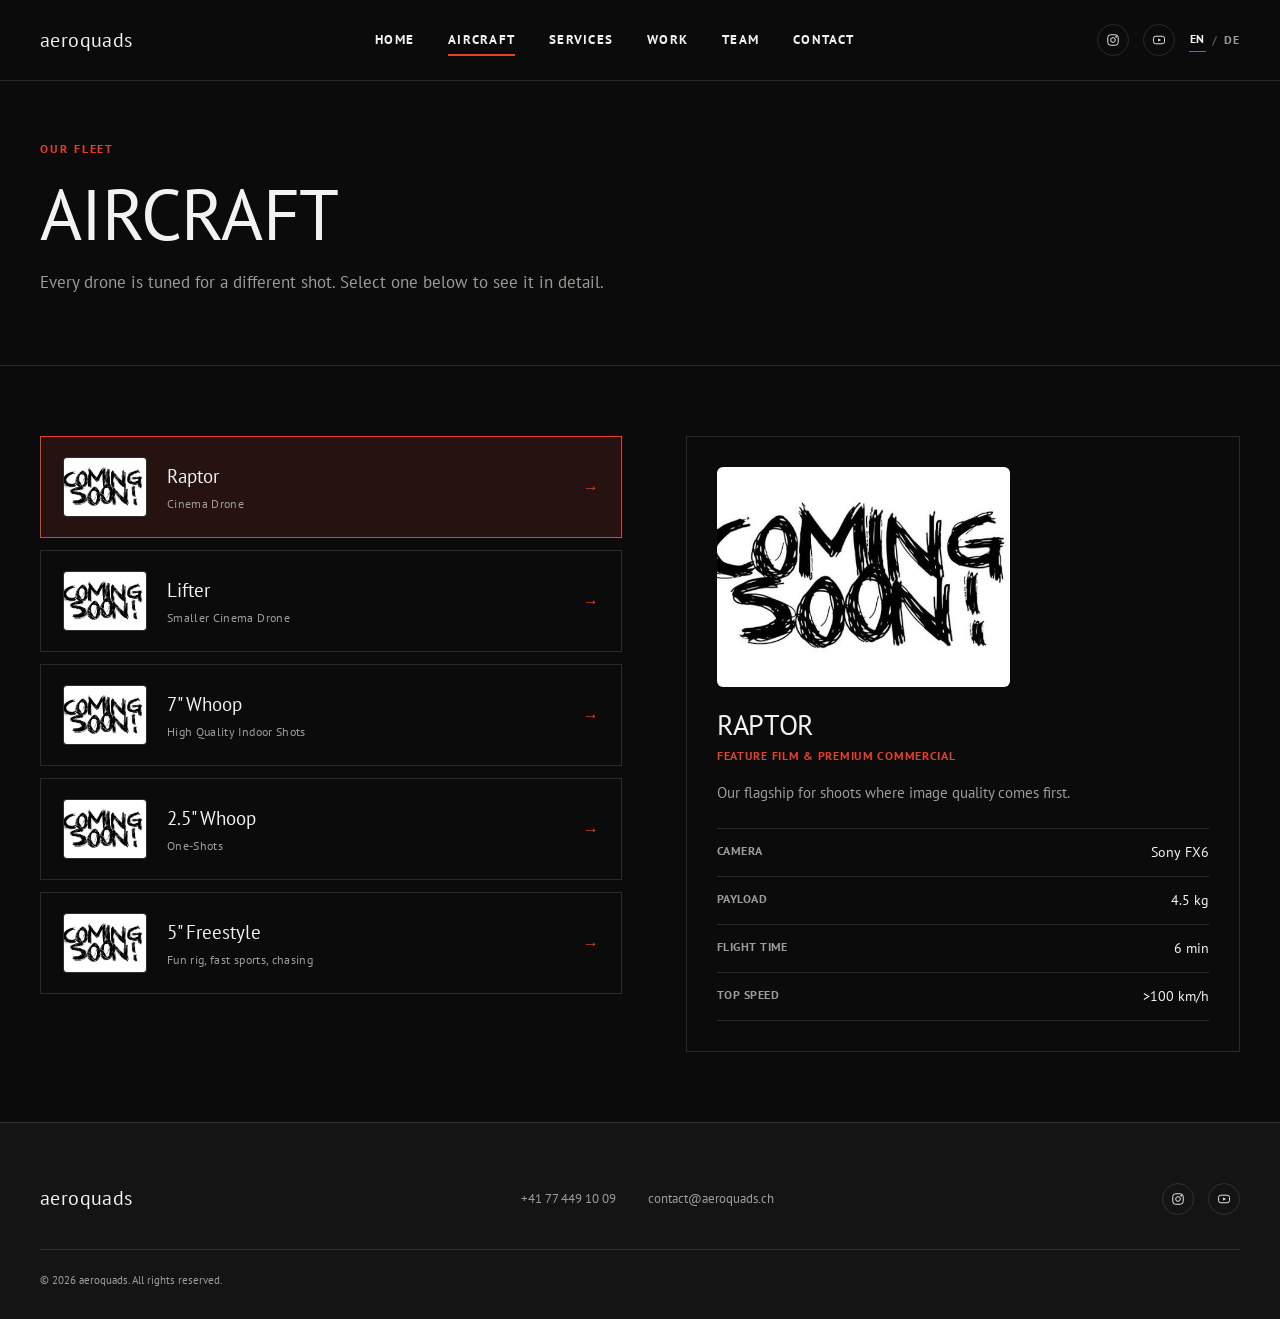
<file: aircraft.html>
<!DOCTYPE html>
<html lang="en">
<head>
<meta charset="UTF-8">
<meta name="viewport" content="width=device-width, initial-scale=1.0">
<title>Aircraft — aeroquads</title>
<link rel="preconnect" href="https://fonts.googleapis.com">
<link href="https://fonts.googleapis.com/css2?family=PT+Sans:wght@400;700&display=swap" rel="stylesheet">
<link rel="stylesheet" href="../style.css">
</head>
<body>

<header>
  <div class="wrap nav">
    <a href="index.html" class="logo">aeroquads</a>
    <nav class="nav-links">
      <a href="index.html">Home</a>
      <a href="aircraft.html" class="active">Aircraft</a>
      <a href="services.html">Services</a>
      <a href="work.html">Work</a>
      <a href="team.html">Team</a>
      <a href="contact.html">Contact</a>
    </nav>
    <div class="nav-social">
      <a class="icon-btn" href="https://www.instagram.com/aeroquads/" target="_blank" rel="noopener" aria-label="Instagram">
        <svg viewBox="0 0 24 24" fill="none" stroke="currentColor" stroke-width="1.6"><rect x="3" y="3" width="18" height="18" rx="5"/><circle cx="12" cy="12" r="4"/><circle cx="17.5" cy="6.5" r="1"/></svg>
      </a>
      <a class="icon-btn" href="https://youtube.com/channel/UC-ukxXN-jF7cWX2qO4B5uZw" target="_blank" rel="noopener" aria-label="YouTube">
        <svg viewBox="0 0 24 24" fill="none" stroke="currentColor" stroke-width="1.6"><rect x="2.5" y="5.5" width="19" height="13" rx="4"/><path d="M10.5 9.5l5 2.5-5 2.5z" fill="currentColor" stroke="none"/></svg>
      </a>
      <div class="lang-switch">
        <a href="../en/aircraft.html" class="active">EN</a><span>/</span><a href="../de/aircraft.html">DE</a>
      </div>
      <button class="burger" id="burgerBtn" aria-label="Open menu"><span></span><span></span><span></span></button>
    </div>
  </div>
  <nav class="wrap mobile-nav" id="mobileNav">
    <a href="index.html">Home</a>
    <a href="aircraft.html">Aircraft</a>
    <a href="services.html">Services</a>
    <a href="work.html">Work</a>
    <a href="team.html">Team</a>
    <a href="contact.html">Contact</a>
    <div class="lang-switch-mobile"><a href="../en/aircraft.html" class="active">English</a><span>/</span><a href="../de/aircraft.html">Deutsch</a></div>
</nav>
</header>

<section class="page-hero">
  <div class="wrap">
    <div class="eyebrow">Our Fleet</div>
    <h1>Aircraft</h1>
    <p style="max-width: none; width: 100%;">Every drone is tuned for a different shot. Select one below to see it in detail.</p>
  </div>
</section>

<section>
  <div class="wrap">
    <div class="aircraft-layout">
      <div class="aircraft-list" id="aircraftList"><!-- JS füllt die Liste --></div>
      <div class="aircraft-detail" id="aircraftDetail"><!-- JS füllt das Detail-Panel --></div>
    </div>
  </div>
</section>

<footer>
  <div class="wrap">
    <div class="footer-top">
      <a href="index.html" class="logo">aeroquads</a>
      <div class="footer-contact">
        <a href="tel:+41774491009">+41 77 449 10 09</a>
        <a href="mailto:contact@aeroquads.ch">contact@aeroquads.ch</a>
      </div>
      <div class="footer-social">
        <a class="icon-btn" href="https://www.instagram.com/aeroquads/" target="_blank" rel="noopener" aria-label="Instagram">
          <svg viewBox="0 0 24 24" fill="none" stroke="currentColor" stroke-width="1.6"><rect x="3" y="3" width="18" height="18" rx="5"/><circle cx="12" cy="12" r="4"/><circle cx="17.5" cy="6.5" r="1"/></svg>
        </a>
        <a class="icon-btn" href="https://youtube.com/channel/UC-ukxXN-jF7cWX2qO4B5uZw" target="_blank" rel="noopener" aria-label="YouTube">
          <svg viewBox="0 0 24 24" fill="none" stroke="currentColor" stroke-width="1.6"><rect x="2.5" y="5.5" width="19" height="13" rx="4"/><path d="M10.5 9.5l5 2.5-5 2.5z" fill="currentColor" stroke="none"/></svg>
        </a>
      </div>
    </div>
    <div class="footer-bottom">
      <span id="year"></span>
    </div>
  </div>
</footer>

<script src="../script.js"></script>
</body>
</html>
</file>
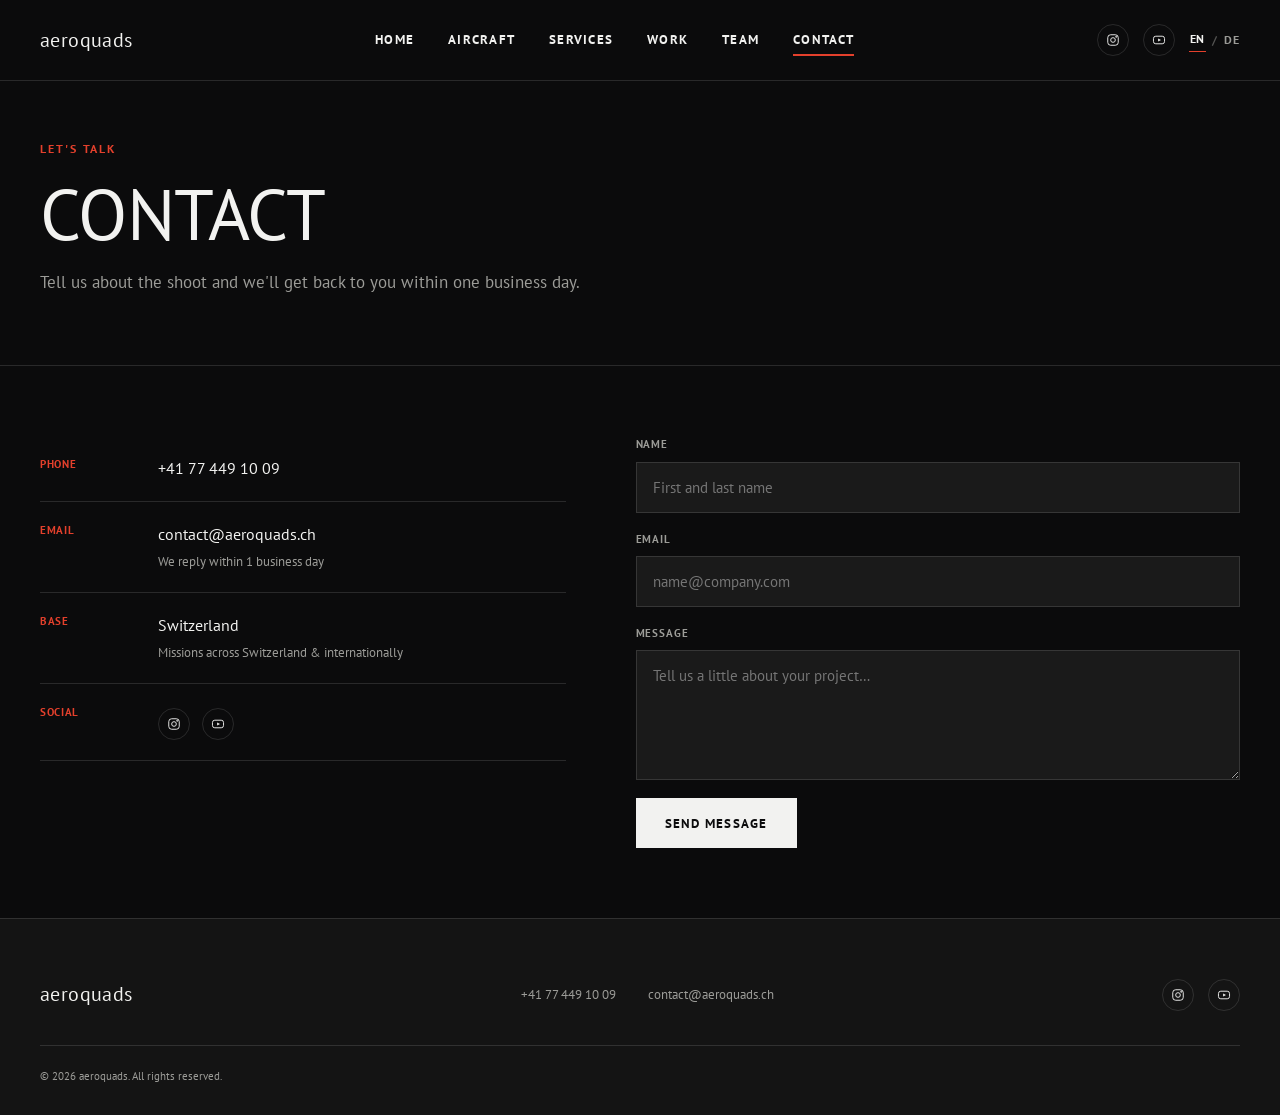
<file: contact.html>
<!DOCTYPE html>
<html lang="en">
<head>
<meta charset="UTF-8">
<meta name="viewport" content="width=device-width, initial-scale=1.0">
<title>Contact — aeroquads</title>
<link rel="preconnect" href="https://fonts.googleapis.com">
<link href="https://fonts.googleapis.com/css2?family=PT+Sans:wght@400;700&display=swap" rel="stylesheet">
<link rel="stylesheet" href="../style.css">
</head>
<body>

<header>
  <div class="wrap nav">
    <a href="index.html" class="logo">aeroquads</a>
    <nav class="nav-links">
      <a href="index.html">Home</a>
      <a href="aircraft.html">Aircraft</a>
      <a href="services.html">Services</a>
      <a href="work.html">Work</a>
      <a href="team.html">Team</a>
      <a href="contact.html" class="active">Contact</a>
    </nav>
    <div class="nav-social">
      <a class="icon-btn" href="https://www.instagram.com/aeroquads/" target="_blank" rel="noopener" aria-label="Instagram">
        <svg viewBox="0 0 24 24" fill="none" stroke="currentColor" stroke-width="1.6"><rect x="3" y="3" width="18" height="18" rx="5"/><circle cx="12" cy="12" r="4"/><circle cx="17.5" cy="6.5" r="1"/></svg>
      </a>
      <a class="icon-btn" href="https://youtube.com/channel/UC-ukxXN-jF7cWX2qO4B5uZw" target="_blank" rel="noopener" aria-label="YouTube">
        <svg viewBox="0 0 24 24" fill="none" stroke="currentColor" stroke-width="1.6"><rect x="2.5" y="5.5" width="19" height="13" rx="4"/><path d="M10.5 9.5l5 2.5-5 2.5z" fill="currentColor" stroke="none"/></svg>
      </a>
      <div class="lang-switch">
        <a href="../en/contact.html" class="active">EN</a><span>/</span><a href="../de/contact.html">DE</a>
      </div>
      <button class="burger" id="burgerBtn" aria-label="Open menu"><span></span><span></span><span></span></button>
    </div>
  </div>
  <nav class="wrap mobile-nav" id="mobileNav">
    <a href="index.html">Home</a>
    <a href="aircraft.html">Aircraft</a>
    <a href="services.html">Services</a>
    <a href="work.html">Work</a>
    <a href="team.html">Team</a>
    <a href="contact.html">Contact</a>
    <div class="lang-switch-mobile"><a href="../en/contact.html" class="active">English</a><span>/</span><a href="../de/contact.html">Deutsch</a></div>
</nav>
</header>

<section class="page-hero">
  <div class="wrap">
    <div class="eyebrow">Let's Talk</div>
    <h1>Contact</h1>
    <p style="max-width: none; width: 100%;">Tell us about the shoot and we'll get back to you within one business day.</p>
  </div>
</section>

<section>
  <div class="wrap contact-grid">
    <div class="contact-info">
      <div class="item">
        <div class="k">Phone</div>
        <div class="v"><a href="tel:+41774491009">+41 77 449 10 09</a></div>
      </div>
      <div class="item">
        <div class="k">Email</div>
        <div class="v">contact@aeroquads.ch<small>We reply within 1 business day</small></div>
      </div>
      <div class="item">
        <div class="k">Base</div>
        <div class="v">Switzerland<small>Missions across Switzerland &amp; internationally</small></div>
      </div>
      <div class="item">
        <div class="k">Social</div>
        <div class="v" style="display:flex; gap:12px; margin-top:4px;">
          <a class="icon-btn" href="https://www.instagram.com/aeroquads/" target="_blank" rel="noopener" aria-label="Instagram">
            <svg viewBox="0 0 24 24" fill="none" stroke="currentColor" stroke-width="1.6"><rect x="3" y="3" width="18" height="18" rx="5"/><circle cx="12" cy="12" r="4"/><circle cx="17.5" cy="6.5" r="1"/></svg>
          </a>
          <a class="icon-btn" href="https://youtube.com/channel/UC-ukxXN-jF7cWX2qO4B5uZw" target="_blank" rel="noopener" aria-label="YouTube">
            <svg viewBox="0 0 24 24" fill="none" stroke="currentColor" stroke-width="1.6"><rect x="2.5" y="5.5" width="19" height="13" rx="4"/><path d="M10.5 9.5l5 2.5-5 2.5z" fill="currentColor" stroke="none"/></svg>
          </a>
        </div>
      </div>
    </div>

    <form id="contactForm">
      <style>
        /* Pushes the red focus ring 4px outside the box while preventing white brightening */
        #contactForm input:focus,
        #contactForm textarea:focus {
          outline: 2px solid #E4402C !important;
          outline-offset: 4px !important;
          border-color: rgba(255, 255, 255, 0.2) !important;
          box-shadow: none !important;
        }
      </style>

      <div class="field">
        <label for="cName">Name</label>
        <input id="cName" type="text" required placeholder="First and last name">
      </div>
      <div class="field">
        <label for="cEmail">Email</label>
        <input id="cEmail" type="email" required placeholder="name@company.com">
      </div>
      <div class="field">
        <label for="cMsg">Message</label>
        <textarea id="cMsg" required placeholder="Tell us a little about your project…"></textarea>
      </div>
      <button type="submit" class="btn btn-solid" style="align-self:flex-start;">Send Message</button>
      <div class="form-msg" id="formMsg">✓ Message sent — NOTE: This form is a placeholder without a backend. In Wix, please use the native Wix form element or connect your own form action (e.g. an email service).</div>
    </form>
  </div>
</section>

<footer>
  <div class="wrap">
    <div class="footer-top">
      <a href="index.html" class="logo">aeroquads</a>
      <div class="footer-contact">
        <a href="tel:+41774491009">+41 77 449 10 09</a>
        <a href="mailto:contact@aeroquads.ch">contact@aeroquads.ch</a>
      </div>
      <div class="footer-social">
        <a class="icon-btn" href="https://www.instagram.com/aeroquads/" target="_blank" rel="noopener" aria-label="Instagram">
          <svg viewBox="0 0 24 24" fill="none" stroke="currentColor" stroke-width="1.6"><rect x="3" y="3" width="18" height="18" rx="5"/><circle cx="12" cy="12" r="4"/><circle cx="17.5" cy="6.5" r="1"/></svg>
        </a>
        <a class="icon-btn" href="https://youtube.com/channel/UC-ukxXN-jF7cWX2qO4B5uZw" target="_blank" rel="noopener" aria-label="YouTube">
          <svg viewBox="0 0 24 24" fill="none" stroke="currentColor" stroke-width="1.6"><rect x="2.5" y="5.5" width="19" height="13" rx="4"/><path d="M10.5 9.5l5 2.5-5 2.5z" fill="currentColor" stroke="none"/></svg>
        </a>
      </div>
    </div>
    <div class="footer-bottom">
      <span id="year"></span>
    </div>
  </div>
</footer>

<script src="../script.js"></script>
</body>
</html>
</file>
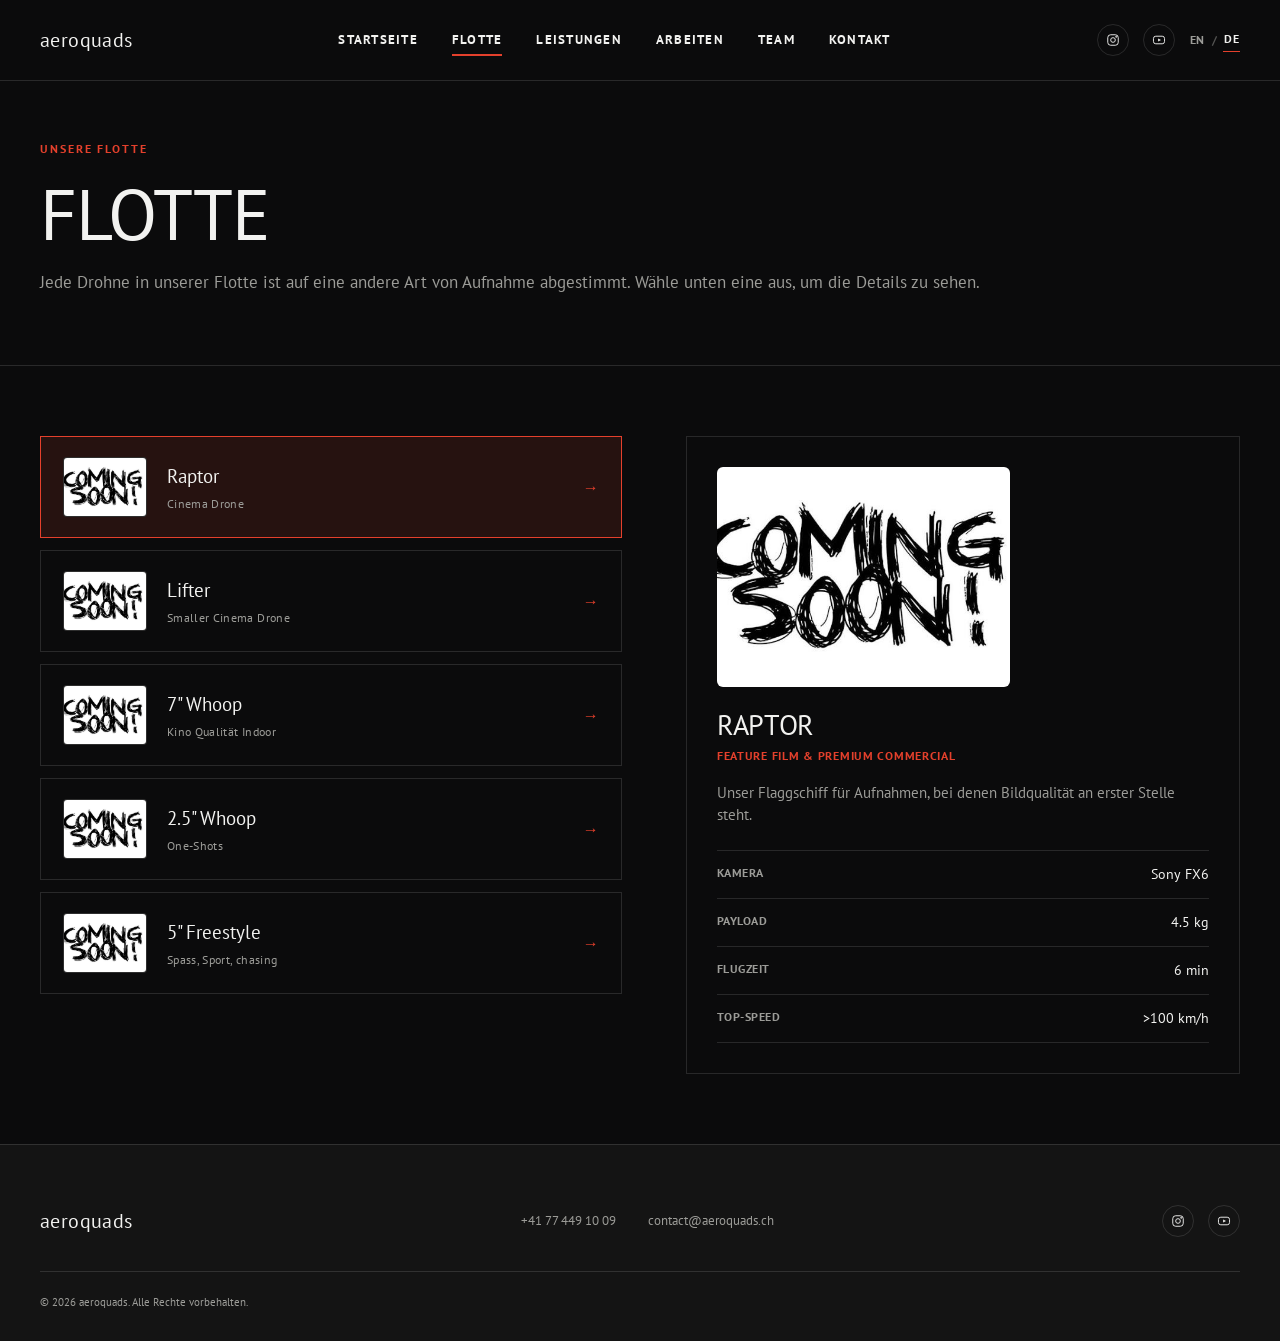
<file: de/aircraft.html>
<!DOCTYPE html>
<html lang="de">
<head>
<meta charset="UTF-8">
<meta name="viewport" content="width=device-width, initial-scale=1.0">
<title>Flotte — aeroquads</title>
<link rel="preconnect" href="https://fonts.googleapis.com">
<link href="https://fonts.googleapis.com/css2?family=PT+Sans:wght@400;700&display=swap" rel="stylesheet">
<link rel="stylesheet" href="../style.css">
</head>
<body>

<header>
  <div class="wrap nav">
    <a href="index.html" class="logo">aeroquads</a>
    <nav class="nav-links">
      <a href="index.html">Startseite</a>
      <a href="aircraft.html" class="active">Flotte</a>
      <a href="services.html">Leistungen</a>
      <a href="work.html">Arbeiten</a>
      <a href="team.html">Team</a>
      <a href="contact.html">Kontakt</a>
    </nav>
    <div class="nav-social">
      <a class="icon-btn" href="https://www.instagram.com/aeroquads/" target="_blank" rel="noopener" aria-label="Instagram">
        <svg viewBox="0 0 24 24" fill="none" stroke="currentColor" stroke-width="1.6"><rect x="3" y="3" width="18" height="18" rx="5"/><circle cx="12" cy="12" r="4"/><circle cx="17.5" cy="6.5" r="1"/></svg>
      </a>
      <a class="icon-btn" href="https://youtube.com/channel/UC-ukxXN-jF7cWX2qO4B5uZw" target="_blank" rel="noopener" aria-label="YouTube">
        <svg viewBox="0 0 24 24" fill="none" stroke="currentColor" stroke-width="1.6"><rect x="2.5" y="5.5" width="19" height="13" rx="4"/><path d="M10.5 9.5l5 2.5-5 2.5z" fill="currentColor" stroke="none"/></svg>
      </a>
      <div class="lang-switch">
        <a href="../en/aircraft.html">EN</a><span>/</span><a href="../de/aircraft.html" class="active">DE</a>
      </div>
      <button class="burger" id="burgerBtn" aria-label="Menü öffnen"><span></span><span></span><span></span></button>
    </div>
  </div>
  <nav class="wrap mobile-nav" id="mobileNav">
    <a href="index.html">Startseite</a>
    <a href="aircraft.html">Flotte</a>
    <a href="services.html">Leistungen</a>
    <a href="work.html">Arbeiten</a>
    <a href="team.html">Team</a>
    <a href="contact.html">Kontakt</a>
    <div class="lang-switch-mobile"><a href="../en/aircraft.html">English</a><span>/</span><a href="../de/aircraft.html" class="active">Deutsch</a></div>
</nav>
</header>

<section class="page-hero">
  <div class="wrap">
    <div class="eyebrow">Unsere Flotte</div>
    <h1>Flotte</h1>
    <p style="max-width: none; width: 100%;">Jede Drohne in unserer Flotte ist auf eine andere Art von Aufnahme abgestimmt. Wähle unten eine aus, um die Details zu sehen.</p>
  </div>
</section>

<section>
  <div class="wrap">
    <div class="aircraft-layout">
      <div class="aircraft-list" id="aircraftList"><!-- JS füllt die Liste --></div>
      <div class="aircraft-detail" id="aircraftDetail"><!-- JS füllt das Detail-Panel --></div>
    </div>
  </div>
</section>

<footer>
  <div class="wrap">
    <div class="footer-top">
      <a href="index.html" class="logo">aeroquads</a>
      <div class="footer-contact">
        <a href="tel:+41774491009">+41 77 449 10 09</a>
        <a href="mailto:contact@aeroquads.ch">contact@aeroquads.ch</a>
      </div>
      <div class="footer-social">
        <a class="icon-btn" href="https://www.instagram.com/aeroquads/" target="_blank" rel="noopener" aria-label="Instagram">
          <svg viewBox="0 0 24 24" fill="none" stroke="currentColor" stroke-width="1.6"><rect x="3" y="3" width="18" height="18" rx="5"/><circle cx="12" cy="12" r="4"/><circle cx="17.5" cy="6.5" r="1"/></svg>
        </a>
        <a class="icon-btn" href="https://youtube.com/channel/UC-ukxXN-jF7cWX2qO4B5uZw" target="_blank" rel="noopener" aria-label="YouTube">
          <svg viewBox="0 0 24 24" fill="none" stroke="currentColor" stroke-width="1.6"><rect x="2.5" y="5.5" width="19" height="13" rx="4"/><path d="M10.5 9.5l5 2.5-5 2.5z" fill="currentColor" stroke="none"/></svg>
        </a>
      </div>
    </div>
    <div class="footer-bottom">
      <span id="year"></span>
    </div>
  </div>
</footer>

<script src="../script.js"></script>
</body>
</html>
</file>
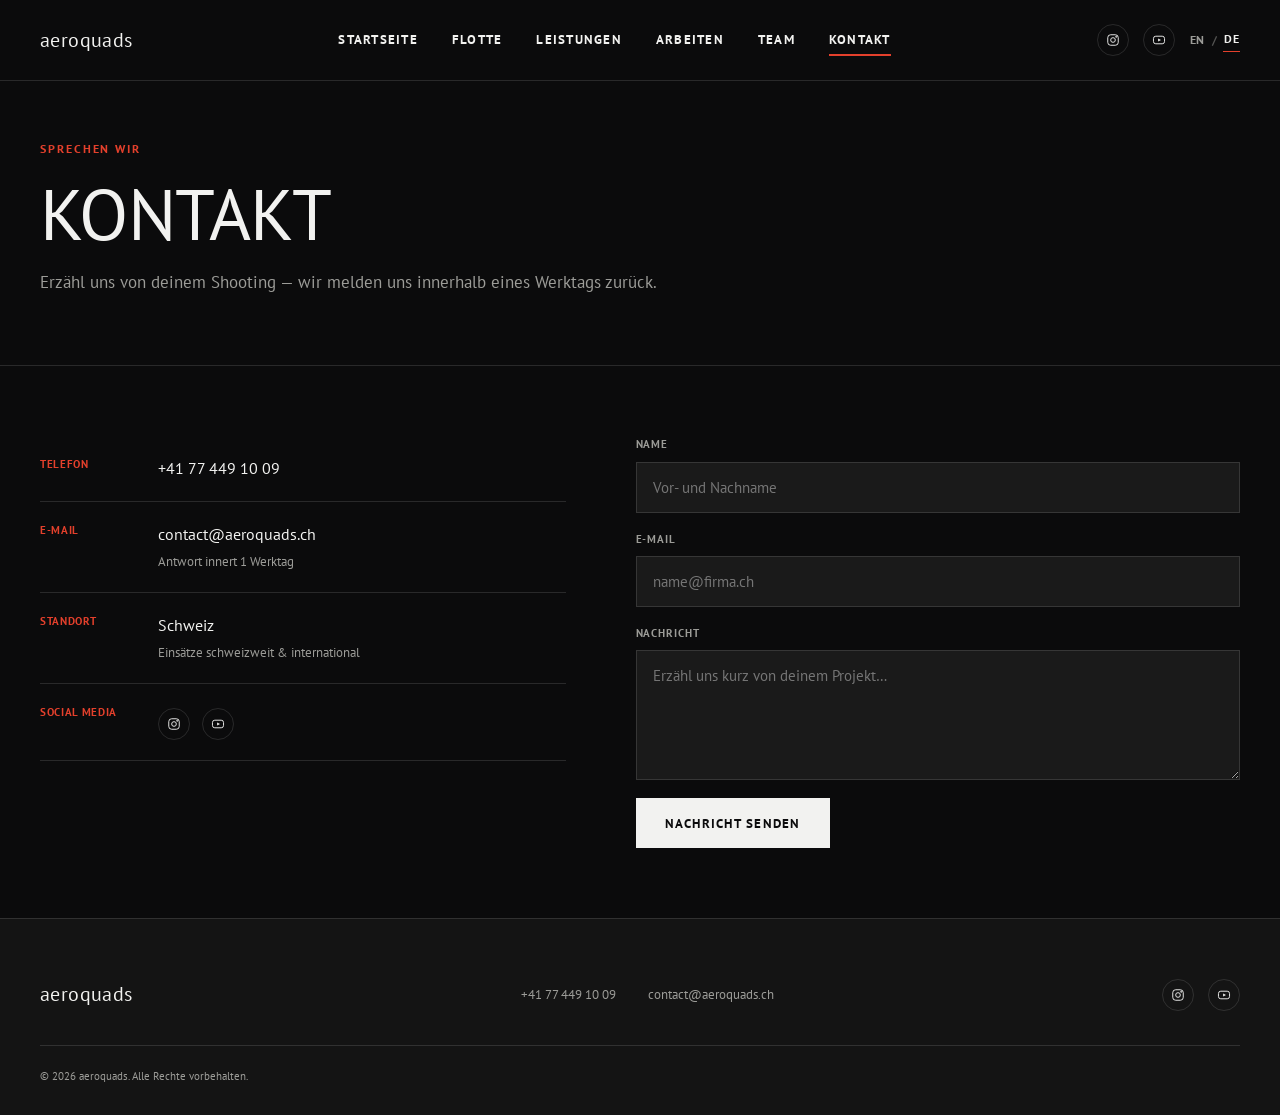
<file: de/contact.html>
<!DOCTYPE html>
<html lang="de">
<head>
<meta charset="UTF-8">
<meta name="viewport" content="width=device-width, initial-scale=1.0">
<title>Kontakt — aeroquads</title>
<link rel="preconnect" href="https://fonts.googleapis.com">
<link href="https://fonts.googleapis.com/css2?family=PT+Sans:wght@400;700&display=swap" rel="stylesheet">
<link rel="stylesheet" href="../style.css">
</head>
<body>

<header>
  <div class="wrap nav">
    <a href="index.html" class="logo">aeroquads</a>
    <nav class="nav-links">
      <a href="index.html">Startseite</a>
      <a href="aircraft.html">Flotte</a>
      <a href="services.html">Leistungen</a>
      <a href="work.html">Arbeiten</a>
      <a href="team.html">Team</a>
      <a href="contact.html" class="active">Kontakt</a>
    </nav>
    <div class="nav-social">
      <a class="icon-btn" href="https://www.instagram.com/aeroquads/" target="_blank" rel="noopener" aria-label="Instagram">
        <svg viewBox="0 0 24 24" fill="none" stroke="currentColor" stroke-width="1.6"><rect x="3" y="3" width="18" height="18" rx="5"/><circle cx="12" cy="12" r="4"/><circle cx="17.5" cy="6.5" r="1"/></svg>
      </a>
      <a class="icon-btn" href="https://youtube.com/channel/UC-ukxXN-jF7cWX2qO4B5uZw" target="_blank" rel="noopener" aria-label="YouTube">
        <svg viewBox="0 0 24 24" fill="none" stroke="currentColor" stroke-width="1.6"><rect x="2.5" y="5.5" width="19" height="13" rx="4"/><path d="M10.5 9.5l5 2.5-5 2.5z" fill="currentColor" stroke="none"/></svg>
      </a>
      <div class="lang-switch">
        <a href="../en/contact.html">EN</a><span>/</span><a href="../de/contact.html" class="active">DE</a>
      </div>
      <button class="burger" id="burgerBtn" aria-label="Menü öffnen"><span></span><span></span><span></span></button>
    </div>
  </div>
  <nav class="wrap mobile-nav" id="mobileNav">
    <a href="index.html">Startseite</a>
    <a href="aircraft.html">Flotte</a>
    <a href="services.html">Leistungen</a>
    <a href="work.html">Arbeiten</a>
    <a href="team.html">Team</a>
    <a href="contact.html">Kontakt</a>
    <div class="lang-switch-mobile"><a href="../en/contact.html">English</a><span>/</span><a href="../de/contact.html" class="active">Deutsch</a></div>
</nav>
</header>

<section class="page-hero">
  <div class="wrap">
    <div class="eyebrow">Sprechen wir</div>
    <h1>Kontakt</h1>
    <p style="max-width: none; width: 100%;">Erzähl uns von deinem Shooting — wir melden uns innerhalb eines Werktags zurück.</p>
  </div>
</section>

<section>
  <div class="wrap contact-grid">
    <div class="contact-info">
      <div class="item">
        <div class="k">Telefon</div>
        <div class="v"><a href="tel:+41774491009">+41 77 449 10 09</a></div>
      </div>
      <div class="item">
        <div class="k">E-Mail</div>
        <div class="v">contact@aeroquads.ch<small>Antwort innert 1 Werktag</small></div>
      </div>
      <div class="item">
        <div class="k">Standort</div>
        <div class="v">Schweiz<small>Einsätze schweizweit &amp; international</small></div>
      </div>
      <div class="item">
        <div class="k">Social Media</div>
        <div class="v" style="display:flex; gap:12px; margin-top:4px;">
          <a class="icon-btn" href="https://www.instagram.com/aeroquads/" target="_blank" rel="noopener" aria-label="Instagram">
            <svg viewBox="0 0 24 24" fill="none" stroke="currentColor" stroke-width="1.6"><rect x="3" y="3" width="18" height="18" rx="5"/><circle cx="12" cy="12" r="4"/><circle cx="17.5" cy="6.5" r="1"/></svg>
          </a>
          <a class="icon-btn" href="https://youtube.com/channel/UC-ukxXN-jF7cWX2qO4B5uZw" target="_blank" rel="noopener" aria-label="YouTube">
            <svg viewBox="0 0 24 24" fill="none" stroke="currentColor" stroke-width="1.6"><rect x="2.5" y="5.5" width="19" height="13" rx="4"/><path d="M10.5 9.5l5 2.5-5 2.5z" fill="currentColor" stroke="none"/></svg>
          </a>
        </div>
      </div>
    </div>

    <form id="contactForm">
      <style>
        /* Pushes the red focus ring 4px outside the box while preventing white brightening */
        #contactForm input:focus,
        #contactForm textarea:focus {
          outline: 2px solid #E4402C !important;
          outline-offset: 4px !important;
          border-color: rgba(255, 255, 255, 0.2) !important;
          box-shadow: none !important;
        }
      </style>

      <div class="field">
        <label for="cName">Name</label>
        <input id="cName" type="text" required placeholder="Vor- und Nachname">
      </div>
      <div class="field">
        <label for="cEmail">E-Mail</label>
        <input id="cEmail" type="email" required placeholder="name@firma.ch">
      </div>
      <div class="field">
        <label for="cMsg">Nachricht</label>
        <textarea id="cMsg" required placeholder="Erzähl uns kurz von deinem Projekt…"></textarea>
      </div>
      <button type="submit" class="btn btn-solid" style="align-self:flex-start;">Nachricht senden</button>
      <div class="form-msg" id="formMsg">✓ Nachricht gesendet — HINWEIS: Dieses Formular ist ein Platzhalter ohne Backend. In WIX bitte das native WIX-Formularelement verwenden oder eine eigene Formular-Aktion (z. B. E-Mail-Service) hinterlegen.</div>
    </form>
  </div>
</section>

<footer>
  <div class="wrap">
    <div class="footer-top">
      <a href="index.html" class="logo">aeroquads</a>
      <div class="footer-contact">
        <a href="tel:+41774491009">+41 77 449 10 09</a>
        <a href="mailto:contact@aeroquads.ch">contact@aeroquads.ch</a>
      </div>
      <div class="footer-social">
        <a class="icon-btn" href="https://www.instagram.com/aeroquads/" target="_blank" rel="noopener" aria-label="Instagram">
          <svg viewBox="0 0 24 24" fill="none" stroke="currentColor" stroke-width="1.6"><rect x="3" y="3" width="18" height="18" rx="5"/><circle cx="12" cy="12" r="4"/><circle cx="17.5" cy="6.5" r="1"/></svg>
        </a>
        <a class="icon-btn" href="https://youtube.com/channel/UC-ukxXN-jF7cWX2qO4B5uZw" target="_blank" rel="noopener" aria-label="YouTube">
          <svg viewBox="0 0 24 24" fill="none" stroke="currentColor" stroke-width="1.6"><rect x="2.5" y="5.5" width="19" height="13" rx="4"/><path d="M10.5 9.5l5 2.5-5 2.5z" fill="currentColor" stroke="none"/></svg>
        </a>
      </div>
    </div>
    <div class="footer-bottom">
      <span id="year"></span>
    </div>
  </div>
</footer>

<script src="../script.js"></script>
</body>
</html>
</file>
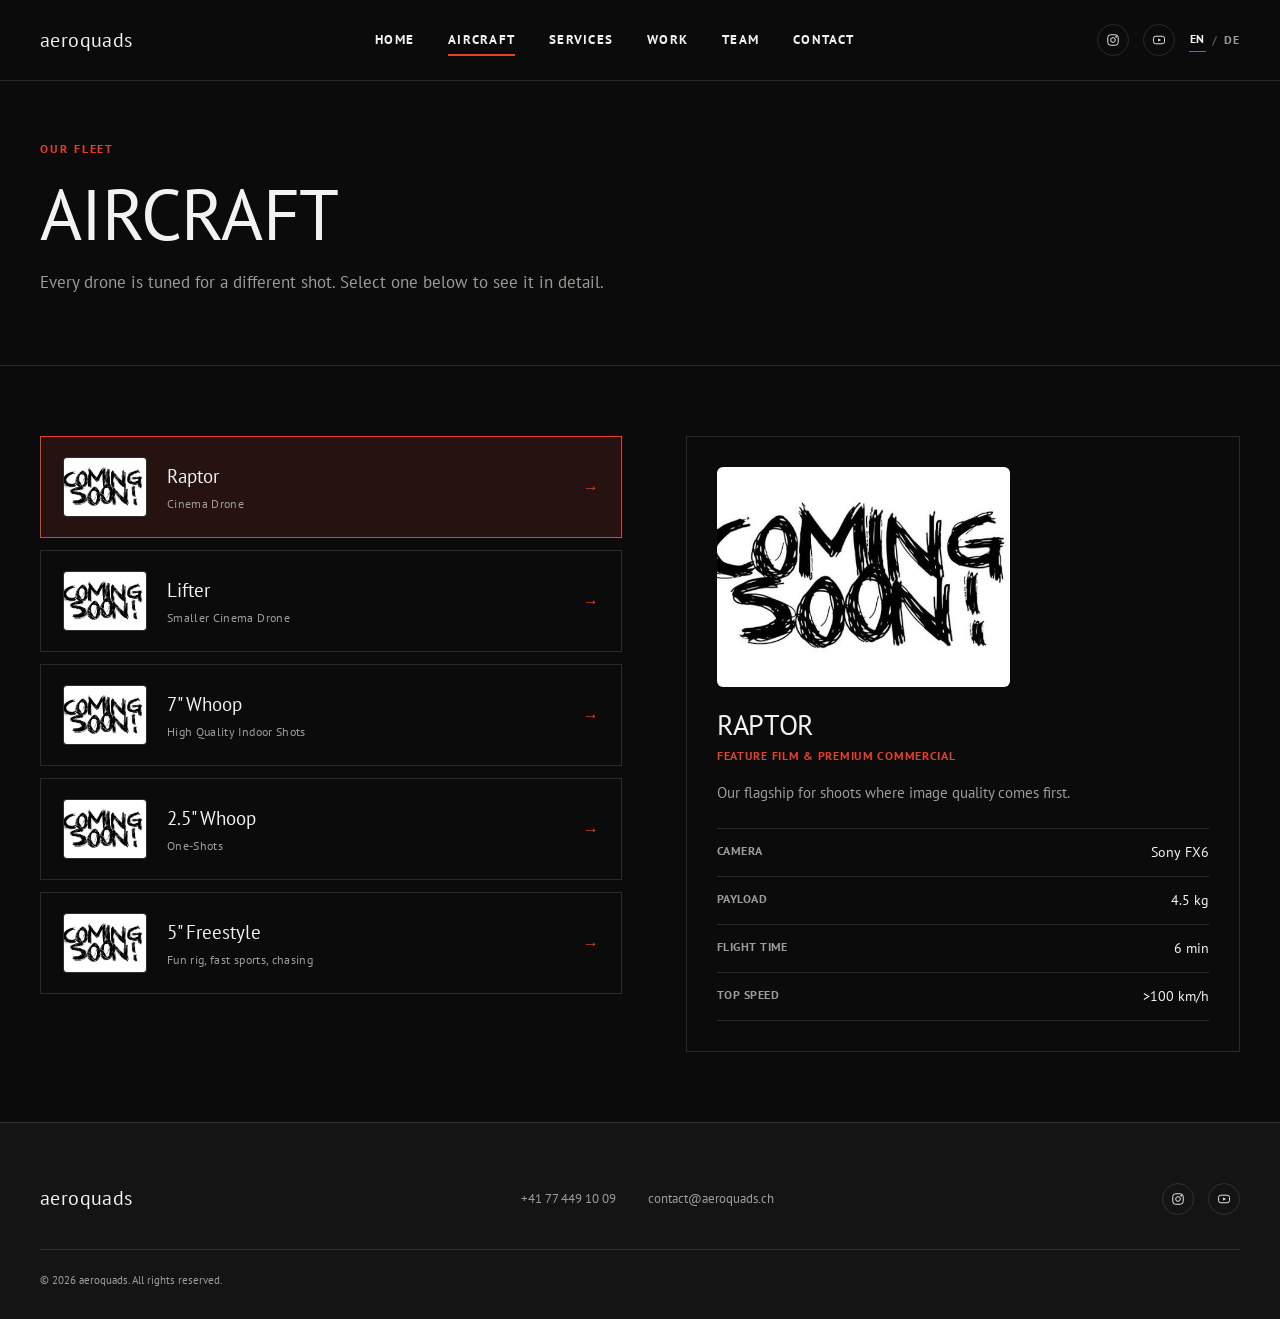
<file: en/aircraft.html>
<!DOCTYPE html>
<html lang="en">
<head>
<meta charset="UTF-8">
<meta name="viewport" content="width=device-width, initial-scale=1.0">
<title>Aircraft — aeroquads</title>
<link rel="preconnect" href="https://fonts.googleapis.com">
<link href="https://fonts.googleapis.com/css2?family=PT+Sans:wght@400;700&display=swap" rel="stylesheet">
<link rel="stylesheet" href="../style.css">
</head>
<body>

<header>
  <div class="wrap nav">
    <a href="index.html" class="logo">aeroquads</a>
    <nav class="nav-links">
      <a href="index.html">Home</a>
      <a href="aircraft.html" class="active">Aircraft</a>
      <a href="services.html">Services</a>
      <a href="work.html">Work</a>
      <a href="team.html">Team</a>
      <a href="contact.html">Contact</a>
    </nav>
    <div class="nav-social">
      <a class="icon-btn" href="https://www.instagram.com/aeroquads/" target="_blank" rel="noopener" aria-label="Instagram">
        <svg viewBox="0 0 24 24" fill="none" stroke="currentColor" stroke-width="1.6"><rect x="3" y="3" width="18" height="18" rx="5"/><circle cx="12" cy="12" r="4"/><circle cx="17.5" cy="6.5" r="1"/></svg>
      </a>
      <a class="icon-btn" href="https://youtube.com/channel/UC-ukxXN-jF7cWX2qO4B5uZw" target="_blank" rel="noopener" aria-label="YouTube">
        <svg viewBox="0 0 24 24" fill="none" stroke="currentColor" stroke-width="1.6"><rect x="2.5" y="5.5" width="19" height="13" rx="4"/><path d="M10.5 9.5l5 2.5-5 2.5z" fill="currentColor" stroke="none"/></svg>
      </a>
      <div class="lang-switch">
        <a href="../en/aircraft.html" class="active">EN</a><span>/</span><a href="../de/aircraft.html">DE</a>
      </div>
      <button class="burger" id="burgerBtn" aria-label="Open menu"><span></span><span></span><span></span></button>
    </div>
  </div>
  <nav class="wrap mobile-nav" id="mobileNav">
    <a href="index.html">Home</a>
    <a href="aircraft.html">Aircraft</a>
    <a href="services.html">Services</a>
    <a href="work.html">Work</a>
    <a href="team.html">Team</a>
    <a href="contact.html">Contact</a>
</nav>
</header>

<section class="page-hero">
  <div class="wrap">
    <div class="eyebrow">Our Fleet</div>
    <h1>Aircraft</h1>
    <p style="max-width: none; width: 100%;">Every drone is tuned for a different shot. Select one below to see it in detail.</p>
  </div>
</section>

<section>
  <div class="wrap">
    <div class="aircraft-layout">
      <div class="aircraft-list" id="aircraftList"><!-- JS füllt die Liste --></div>
      <div class="aircraft-detail" id="aircraftDetail"><!-- JS füllt das Detail-Panel --></div>
    </div>
  </div>
</section>

<footer>
  <div class="wrap">
    <div class="footer-top">
      <a href="index.html" class="logo">aeroquads</a>
      <div class="footer-contact">
        <a href="tel:+41774491009">+41 77 449 10 09</a>
        <a href="mailto:contact@aeroquads.ch">contact@aeroquads.ch</a>
      </div>
      <div class="footer-social">
        <a class="icon-btn" href="https://www.instagram.com/aeroquads/" target="_blank" rel="noopener" aria-label="Instagram">
          <svg viewBox="0 0 24 24" fill="none" stroke="currentColor" stroke-width="1.6"><rect x="3" y="3" width="18" height="18" rx="5"/><circle cx="12" cy="12" r="4"/><circle cx="17.5" cy="6.5" r="1"/></svg>
        </a>
        <a class="icon-btn" href="https://youtube.com/channel/UC-ukxXN-jF7cWX2qO4B5uZw" target="_blank" rel="noopener" aria-label="YouTube">
          <svg viewBox="0 0 24 24" fill="none" stroke="currentColor" stroke-width="1.6"><rect x="2.5" y="5.5" width="19" height="13" rx="4"/><path d="M10.5 9.5l5 2.5-5 2.5z" fill="currentColor" stroke="none"/></svg>
        </a>
      </div>
    </div>
    <div class="footer-bottom">
      <span id="year"></span>
    </div>
  </div>
</footer>

<script src="../script.js"></script>
</body>
</html>
</file>
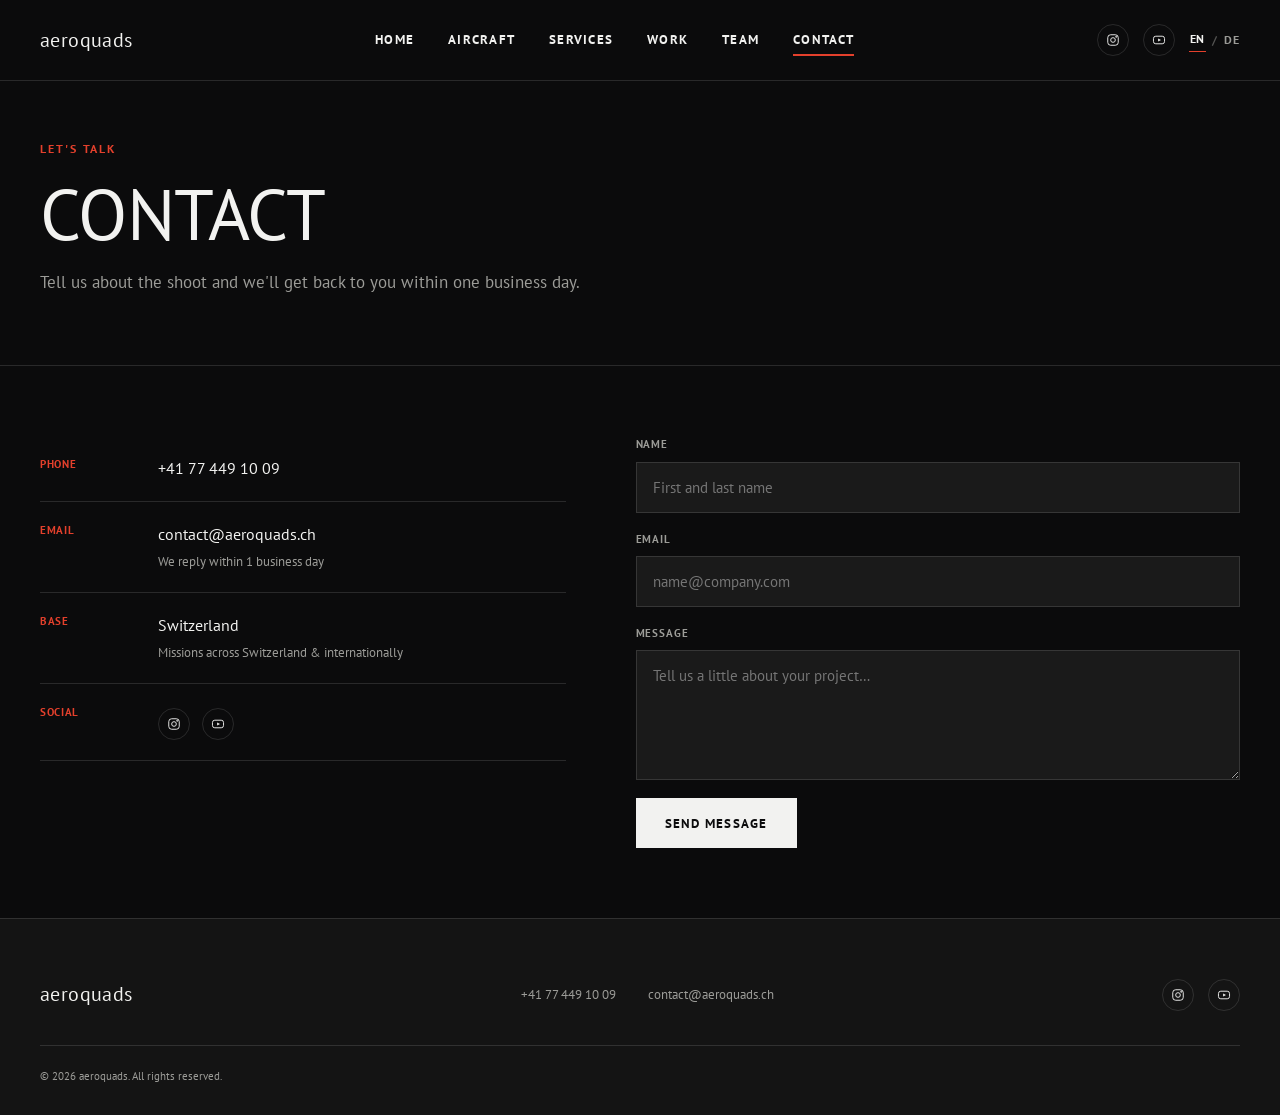
<file: en/contact.html>
<!DOCTYPE html>
<html lang="en">
<head>
<meta charset="UTF-8">
<meta name="viewport" content="width=device-width, initial-scale=1.0">
<title>Contact — aeroquads</title>
<link rel="preconnect" href="https://fonts.googleapis.com">
<link href="https://fonts.googleapis.com/css2?family=PT+Sans:wght@400;700&display=swap" rel="stylesheet">
<link rel="stylesheet" href="../style.css">
</head>
<body>

<header>
  <div class="wrap nav">
    <a href="index.html" class="logo">aeroquads</a>
    <nav class="nav-links">
      <a href="index.html">Home</a>
      <a href="aircraft.html">Aircraft</a>
      <a href="services.html">Services</a>
      <a href="work.html">Work</a>
      <a href="team.html">Team</a>
      <a href="contact.html" class="active">Contact</a>
    </nav>
    <div class="nav-social">
      <a class="icon-btn" href="https://www.instagram.com/aeroquads/" target="_blank" rel="noopener" aria-label="Instagram">
        <svg viewBox="0 0 24 24" fill="none" stroke="currentColor" stroke-width="1.6"><rect x="3" y="3" width="18" height="18" rx="5"/><circle cx="12" cy="12" r="4"/><circle cx="17.5" cy="6.5" r="1"/></svg>
      </a>
      <a class="icon-btn" href="https://youtube.com/channel/UC-ukxXN-jF7cWX2qO4B5uZw" target="_blank" rel="noopener" aria-label="YouTube">
        <svg viewBox="0 0 24 24" fill="none" stroke="currentColor" stroke-width="1.6"><rect x="2.5" y="5.5" width="19" height="13" rx="4"/><path d="M10.5 9.5l5 2.5-5 2.5z" fill="currentColor" stroke="none"/></svg>
      </a>
      <div class="lang-switch">
        <a href="../en/contact.html" class="active">EN</a><span>/</span><a href="../de/contact.html">DE</a>
      </div>
      <button class="burger" id="burgerBtn" aria-label="Open menu"><span></span><span></span><span></span></button>
    </div>
  </div>
  <nav class="wrap mobile-nav" id="mobileNav">
    <a href="index.html">Home</a>
    <a href="aircraft.html">Aircraft</a>
    <a href="services.html">Services</a>
    <a href="work.html">Work</a>
    <a href="team.html">Team</a>
    <a href="contact.html">Contact</a>
</nav>
</header>

<section class="page-hero">
  <div class="wrap">
    <div class="eyebrow">Let's Talk</div>
    <h1>Contact</h1>
    <p style="max-width: none; width: 100%;">Tell us about the shoot and we'll get back to you within one business day.</p>
  </div>
</section>

<section>
  <div class="wrap contact-grid">
    <div class="contact-info">
      <div class="item">
        <div class="k">Phone</div>
        <div class="v"><a href="tel:+41774491009">+41 77 449 10 09</a></div>
      </div>
      <div class="item">
        <div class="k">Email</div>
        <div class="v">contact@aeroquads.ch<small>We reply within 1 business day</small></div>
      </div>
      <div class="item">
        <div class="k">Base</div>
        <div class="v">Switzerland<small>Missions across Switzerland &amp; internationally</small></div>
      </div>
      <div class="item">
        <div class="k">Social</div>
        <div class="v" style="display:flex; gap:12px; margin-top:4px;">
          <a class="icon-btn" href="https://www.instagram.com/aeroquads/" target="_blank" rel="noopener" aria-label="Instagram">
            <svg viewBox="0 0 24 24" fill="none" stroke="currentColor" stroke-width="1.6"><rect x="3" y="3" width="18" height="18" rx="5"/><circle cx="12" cy="12" r="4"/><circle cx="17.5" cy="6.5" r="1"/></svg>
          </a>
          <a class="icon-btn" href="https://youtube.com/channel/UC-ukxXN-jF7cWX2qO4B5uZw" target="_blank" rel="noopener" aria-label="YouTube">
            <svg viewBox="0 0 24 24" fill="none" stroke="currentColor" stroke-width="1.6"><rect x="2.5" y="5.5" width="19" height="13" rx="4"/><path d="M10.5 9.5l5 2.5-5 2.5z" fill="currentColor" stroke="none"/></svg>
          </a>
        </div>
      </div>
    </div>

    <form id="contactForm">
      <style>
        /* Pushes the red focus ring 4px outside the box while preventing white brightening */
        #contactForm input:focus,
        #contactForm textarea:focus {
          outline: 2px solid #E4402C !important;
          outline-offset: 4px !important;
          border-color: rgba(255, 255, 255, 0.2) !important;
          box-shadow: none !important;
        }
      </style>

      <div class="field">
        <label for="cName">Name</label>
        <input id="cName" type="text" required placeholder="First and last name">
      </div>
      <div class="field">
        <label for="cEmail">Email</label>
        <input id="cEmail" type="email" required placeholder="name@company.com">
      </div>
      <div class="field">
        <label for="cMsg">Message</label>
        <textarea id="cMsg" required placeholder="Tell us a little about your project…"></textarea>
      </div>
      <button type="submit" class="btn btn-solid" style="align-self:flex-start;">Send Message</button>
      <div class="form-msg" id="formMsg">✓ Message sent — NOTE: This form is a placeholder without a backend. In Wix, please use the native Wix form element or connect your own form action (e.g. an email service).</div>
    </form>
  </div>
</section>

<footer>
  <div class="wrap">
    <div class="footer-top">
      <a href="index.html" class="logo">aeroquads</a>
      <div class="footer-contact">
        <a href="tel:+41774491009">+41 77 449 10 09</a>
        <a href="mailto:contact@aeroquads.ch">contact@aeroquads.ch</a>
      </div>
      <div class="footer-social">
        <a class="icon-btn" href="https://www.instagram.com/aeroquads/" target="_blank" rel="noopener" aria-label="Instagram">
          <svg viewBox="0 0 24 24" fill="none" stroke="currentColor" stroke-width="1.6"><rect x="3" y="3" width="18" height="18" rx="5"/><circle cx="12" cy="12" r="4"/><circle cx="17.5" cy="6.5" r="1"/></svg>
        </a>
        <a class="icon-btn" href="https://youtube.com/channel/UC-ukxXN-jF7cWX2qO4B5uZw" target="_blank" rel="noopener" aria-label="YouTube">
          <svg viewBox="0 0 24 24" fill="none" stroke="currentColor" stroke-width="1.6"><rect x="2.5" y="5.5" width="19" height="13" rx="4"/><path d="M10.5 9.5l5 2.5-5 2.5z" fill="currentColor" stroke="none"/></svg>
        </a>
      </div>
    </div>
    <div class="footer-bottom">
      <span id="year"></span>
    </div>
  </div>
</footer>

<script src="../script.js"></script>
</body>
</html>
</file>
<file: style.css>
/* =====================================================
   VANTAGE AERIAL — Shared Stylesheet
   Design tokens: Farben & Schriften hier zentral anpassen
   ===================================================== */
:root{
  --ink:#F2F2F0;         /* helle Schrift-/Vordergrundfarbe */
  --paper:#0B0B0C;       /* Seiten-Hintergrund, fast Schwarz */
  --fog:#9C9C98;         /* Grauton für Fließtext */
  --line:rgba(255,255,255,.12);   /* Trennlinie auf Dunkel */
  --line-dark:rgba(255,255,255,.12);
  --surface:#1A1A1A;     /* Karten- / Platzhalter-Hintergrund, dunkelgrau */
  --surface-2:#141414;   /* Footer / Kontrast-Panel, zwischen Seiten-Hintergrund und Surface */
  --dashed:rgba(255,255,255,.22); /* gestrichelte Platzhalter-Umrandung */
  --accent:#E4402C;      /* Broadcast-Rot — sparsam für CTA / aktive Zustände */
  /* Myriad Pro ist eine kommerzielle Adobe-Schrift und kann nicht per Google Fonts geladen werden.
     Ist sie auf dem Gerät des Besuchers installiert (z. B. via Adobe-Programme), wird sie automatisch
     verwendet. Sonst greift PT Sans als sehr ähnlicher, freier Web-Fallback. */
  --display:'Myriad Pro','Myriad Pro Regular','PT Sans',-apple-system,'Segoe UI',Helvetica,Arial,sans-serif;
  --head:'Myriad Pro','Myriad Pro Regular','PT Sans',-apple-system,'Segoe UI',Helvetica,Arial,sans-serif;
  --body:'Myriad Pro','Myriad Pro Regular','PT Sans',-apple-system,'Segoe UI',Helvetica,Arial,sans-serif;
  --maxw:1320px;
  --header-h:80px;
}

*{box-sizing:border-box; margin:0; padding:0;}
html{scroll-behavior:smooth;}
body{
  font-family:var(--body);
  color:var(--ink);
  background:var(--paper);
  line-height:1.55;
  -webkit-font-smoothing:antialiased;
}
img{max-width:100%; display:block;}
a{color:inherit; text-decoration:none;}
ul{list-style:none;}
button{font-family:inherit; cursor:pointer; background:none; border:none;}
.wrap{max-width:var(--maxw); margin:0 auto; padding:0 40px;}

@media (prefers-reduced-motion: reduce){ *{animation:none !important; transition:none !important;} }
:focus-visible{outline:2px solid var(--accent); outline-offset:3px;}

/* ---------- type helpers ---------- */
.eyebrow{
  font-family:var(--head); font-weight:600; font-size:12px;
  letter-spacing:.16em; text-transform:uppercase; color:var(--accent);
  margin-bottom:16px;
}
h1,h2,h3{font-family:var(--display); font-weight:400; text-transform:uppercase; letter-spacing:-.01em; line-height:.98;}
.section-head{max-width:680px; margin-bottom:56px;}
.section-head h2{font-size:clamp(32px,4.2vw,54px);}
.section-head p{color:var(--fog); font-size:16px; margin-top:18px; max-width:56ch;}
.page-hero{padding:calc(var(--header-h) + 60px) 0 70px; border-bottom:1px solid var(--line);}
.page-hero .eyebrow{margin-bottom:20px;}
.page-hero h1{font-size:clamp(38px,6vw,72px);}
.page-hero p{color:var(--fog); font-size:17px; max-width:56ch; margin-top:20px;}

section{padding:70px 0;}
section.tight{padding:80px 0;}
section.dark{background:var(--surface-2); color:var(--ink);}

/* =====================================================
   MEDIA PLACEHOLDER — Platzhalter für Foto/Video
   ===================================================== */
.placeholder{
  position:relative; width:100%; overflow:hidden;
  background:var(--surface);
  border:1px solid var(--line);
  display:flex; align-items:center; justify-content:center;
}
.placeholder.on-dark{background:var(--surface-2); border-color:var(--line-dark);}
.placeholder .ph-label{
  font-family:var(--head); font-size:11.5px; letter-spacing:.03em;
  color:var(--fog); text-align:center; padding:16px 20px;
  border:1px dashed var(--dashed); max-width:80%;
}
.placeholder.on-dark .ph-label{color:var(--fog); border-color:var(--dashed);}
.placeholder .ph-label b{display:block; color:var(--ink); font-weight:700; font-size:12.5px; margin-bottom:4px; text-transform:uppercase; letter-spacing:.04em;}
.placeholder.on-dark .ph-label b{color:var(--ink);}
.placeholder .rec{
  position:absolute; top:14px; left:14px; z-index:2;
  font-family:var(--head); font-size:10.5px; letter-spacing:.1em; font-weight:700;
  color:var(--paper); background:var(--ink); padding:5px 9px;
  display:flex; align-items:center; gap:6px;
}
.placeholder .rec::before{content:""; width:6px; height:6px; border-radius:50%; background:var(--accent); animation:pulse 1.6s infinite;}
@keyframes pulse{0%,100%{opacity:1;}50%{opacity:.2;}}

.play-btn{position:absolute; inset:0; display:flex; align-items:center; justify-content:center; z-index:2;}
.play-btn span{
  width:58px; height:58px; border-radius:50%; border:1.5px solid var(--ink);
  display:flex; align-items:center; justify-content:center;
  background:rgba(0,0,0,.35); transition:transform .2s ease, background .2s ease;
}
.play-btn span::before{content:""; width:0; height:0; border-top:9px solid transparent; border-bottom:9px solid transparent; border-left:14px solid var(--ink); margin-left:4px;}
.work-card:hover .play-btn span{transform:scale(1.08); background:var(--accent); border-color:var(--accent);}

/* =====================================================
   HEADER / NAV
   ===================================================== */
header{position:fixed; top:0; left:0; right:0; z-index:100; background:var(--paper); border-bottom:1px solid var(--line);}
.nav{display:flex; align-items:center; justify-content:space-between; height:var(--header-h);}
.logo{font-family:var(--display); font-size:20px; letter-spacing:.02em;}
.nav-links{display:flex; gap:34px;}
.nav-links a{
  font-family:var(--head); font-size:12.5px; font-weight:600; letter-spacing:.1em; text-transform:uppercase;
  padding:6px 0; position:relative; color:var(--ink);
}
.nav-links a::after{content:""; position:absolute; left:0; bottom:0; width:0; height:2px; background:var(--accent); transition:width .2s ease;}
.nav-links a:hover::after, .nav-links a.active::after{width:100%;}
.nav-social{display:flex; align-items:center; gap:14px;}
.lang-switch{display:flex; align-items:center; gap:6px; font-family:var(--head); font-size:12px; font-weight:700; letter-spacing:.04em;}
.lang-switch a{color:var(--fog); padding:2px 1px;}
.lang-switch a.active{color:var(--ink); border-bottom:1px solid var(--accent);}
.lang-switch a:hover{color:var(--ink);}
.lang-switch span{color:var(--line-dark); color:var(--fog); opacity:.5;}
.lang-switch-mobile{display:flex; gap:8px; padding:16px 0 4px; font-family:var(--head); font-size:12.5px; font-weight:600; letter-spacing:.04em;}
.lang-switch-mobile a{color:var(--fog);}
.lang-switch-mobile a.active{color:var(--ink);}
.lang-switch-mobile span{color:var(--fog); opacity:.5;}
.icon-btn{width:32px; height:32px; border:1px solid var(--line); border-radius:50%; display:flex; align-items:center; justify-content:center; color:var(--ink); transition:background .2s ease, color .2s ease, border-color .2s ease;}
.icon-btn:hover{background:var(--ink); color:var(--paper); border-color:var(--ink);}
.icon-btn svg{width:14px; height:14px;}
.burger{display:none; flex-direction:column; gap:5px; width:26px;}
.burger span{height:2px; background:var(--ink); display:block;}
.mobile-nav{display:none; flex-direction:column; padding-bottom:18px;}
.mobile-nav a{padding:10px 0; font-family:var(--head); font-weight:600; text-transform:uppercase; font-size:13px; letter-spacing:.08em; border-bottom:1px solid var(--line);}

/* =====================================================
   BUTTONS
   ===================================================== */
.btn{
  font-family:var(--head); font-weight:600; font-size:12.5px; letter-spacing:.1em; text-transform:uppercase;
  padding:16px 28px; display:inline-flex; align-items:center; gap:10px; border:1.5px solid var(--ink);
  transition:all .2s ease;
}
.btn-solid{background:var(--ink); color:var(--paper);}
.btn-solid:hover{background:var(--accent); border-color:var(--accent);}
.btn-outline{color:var(--ink);}
.btn-outline:hover{border-color:var(--accent); color:var(--accent);}

/* =====================================================
   HOME
   ===================================================== */
.hero{margin-top:var(--header-h); min-height:calc(100vh - var(--header-h)); display:flex; align-items:flex-end; position:relative;}
.hero .placeholder{position:absolute; inset:0; z-index:0; border:none;}
.hero::before{content:""; position:absolute; inset:0; background:linear-gradient(180deg, rgba(13,13,13,.15) 0%, rgba(13,13,13,.75) 100%); z-index:0;}
.hero-content{position:relative; z-index:1; color:var(--ink); padding-bottom:90px; width:100%;}
.hero-content .eyebrow{color:#F0B4AA;}
.hero-content h1{font-size:clamp(42px,7.4vw,104px); max-width:16ch;}
.hero-content p{color:#E4E4E1; font-size:17px; max-width:50ch; margin-top:22px;}
.hero-cta{display:flex; gap:16px; margin-top:34px; flex-wrap:wrap;}
.hero-content .btn-outline{color:var(--ink); border-color:var(--ink);}
.hero-content .btn-outline:hover{color:var(--accent); border-color:var(--accent);}

.hero-strip{display:grid; grid-template-columns:repeat(4,1fr); gap:1px; background:var(--line);}
.hero-strip .placeholder{aspect-ratio:4/3; border:none;}

/* Kundenlogos: feste, einheitliche Höhe statt "contain" in fixer Box —
   dadurch wirken alle Logos gleich groß, unabhängig vom eigenen Bildformat/Zuschnitt. */
.client-logo{height:52%; width:auto; max-width:78%; object-fit:contain; display:block;}

.intro{display:grid; grid-template-columns:.9fr 1.1fr; gap:70px; align-items:start;}
.intro-stats{display:grid; grid-template-columns:1fr 1fr; gap:28px; margin-top:36px;}
.stat b{font-family:var(--display); font-size:38px; display:block;}
.stat span{font-family:var(--head); font-size:11.5px; letter-spacing:.08em; text-transform:uppercase; color:var(--fog);}

.work-preview-grid{display:grid; grid-template-columns:repeat(3,1fr); gap:24px;}

/* =====================================================
   AIRCRAFT
   ===================================================== */
.aircraft-layout{display:grid; grid-template-columns:1.05fr 1fr; gap:64px; align-items:start;}
.aircraft-list{display:flex; flex-direction:column; gap:12px;}
.aircraft-item{
  border:1px solid var(--line); padding:20px 22px; display:grid;
  grid-template-columns:84px 1fr auto; align-items:center; gap:20px; cursor:pointer;
  transition:border-color .2s ease, background .2s ease;
}
.aircraft-item:hover{border-color:var(--ink);}
.aircraft-item.active{border-color:var(--accent); background:rgba(228,64,44,.12);}
.aircraft-thumb{width:84px; height:60px; background:var(--surface); border:1px solid var(--line); display:flex; align-items:center; justify-content:center; font-family:var(--head); font-size:9px; color:var(--fog); text-align:center;}
.aircraft-name{font-family:var(--display); font-size:19px;}
.aircraft-tag{font-family:var(--head); font-size:11.5px; color:var(--fog); margin-top:4px; letter-spacing:.03em; text-transform:none;}
.aircraft-arrow{font-size:16px; color:var(--accent);}

.aircraft-detail{position:sticky; top:110px; border:1px solid var(--line); padding:30px;}
.aircraft-detail .ph-media{height:220px; margin-bottom:24px;}
.aircraft-detail h3{font-size:28px;}
.aircraft-role{font-family:var(--head); color:var(--accent); font-size:12px; letter-spacing:.06em; text-transform:uppercase; margin-top:8px; font-weight:600;}
.aircraft-detail p.desc{color:var(--fog); margin-top:16px; font-size:14.5px;}
.spec-table{margin-top:24px; border-top:1px solid var(--line);}
.spec-row{display:flex; justify-content:space-between; padding:13px 0; border-bottom:1px solid var(--line); font-size:13.5px;}
.spec-row span:first-child{color:var(--fog); text-transform:uppercase; letter-spacing:.04em; font-size:11.5px; font-weight:600;}

/* =====================================================
   SERVICES
   ===================================================== */
.services-list .service-row:first-child {border-top: none;padding-top: 0;}
.services-list{display:flex; flex-direction:column;}
.service-row{display:grid; grid-template-columns:1fr 1fr; gap:60px; align-items:center; padding:56px 0; border-top:1px solid var(--line);}
.services-list .service-row:last-child{border-bottom:1px solid var(--line);}
.service-row:nth-child(even) .service-media{order:2;}
.service-media{aspect-ratio:16/10;}
.service-index{font-family:var(--display); font-size:15px; color:var(--accent);}
.service-body h3{font-size:34px; margin-top:12px;}
.service-body p{color:var(--fog); margin-top:16px; font-size:15px; max-width:44ch;}

/* =====================================================
   WORK
   ===================================================== */
.work-filter{display:flex; gap:10px; flex-wrap:wrap; margin-bottom:44px;}
.filter-btn{
  font-family:var(--head); font-size:11.5px; font-weight:600; letter-spacing:.08em; text-transform:uppercase;
  padding:10px 18px; border:1px solid var(--line); color:var(--fog);
}
.filter-btn.active, .filter-btn:hover{border-color:var(--ink); color:var(--ink);}
.work-grid{display:grid; grid-template-columns:repeat(3,1fr); gap:28px;}
.work-card{cursor:pointer;}
.work-media{aspect-ratio:16/9;}
.work-meta{display:flex; justify-content:space-between; align-items:baseline; margin-top:14px;}
.work-meta h4{font-family:var(--display); font-size:16px;}
.work-meta span{font-family:var(--head); font-size:11px; color:var(--accent); text-transform:uppercase; letter-spacing:.05em; font-weight:600;}

.modal{position:fixed; inset:0; z-index:200; display:none; align-items:center; justify-content:center; background:rgba(13,13,13,.92); padding:32px;}
.modal.open{display:flex;}
.modal-inner{width:100%; max-width:980px;}
.modal-media{aspect-ratio:16/9;}
.modal-head{display:flex; justify-content:space-between; align-items:center; margin-bottom:16px;}
.modal-head h3{font-family:var(--display); font-size:18px; color:var(--ink);}
.modal-close{width:38px; height:38px; border:1px solid var(--line-dark); border-radius:50%; display:flex; align-items:center; justify-content:center; color:var(--ink); font-size:18px;}
.modal-close:hover{border-color:var(--accent); color:var(--accent);}

/* =====================================================
   TEAM
   ===================================================== */
.team-grid{display:grid; grid-template-columns:repeat(4,1fr); gap:28px;}
.team-photo{aspect-ratio:3/4; margin-bottom:16px;}
.team-card h4{font-family:var(--display); font-size:16px;}
.team-card span{font-family:var(--head); font-size:11.5px; color:var(--fog); letter-spacing:.02em;}

/* =====================================================
   CONTACT
   ===================================================== */
.contact-grid{display:grid; grid-template-columns:1fr 1.15fr; gap:70px;}
.contact-info .item{display:flex; gap:18px; padding:20px 0; border-bottom:1px solid var(--line);}
.contact-info .item .k{font-family:var(--head); font-size:11px; color:var(--accent); font-weight:700; letter-spacing:.06em; width:100px; flex:none; text-transform:uppercase;}
.contact-info .item .v{font-family:var(--display); font-size:16px; text-transform:none;}
.contact-info .item .v small{display:block; font-family:var(--body); color:var(--fog); font-size:13px; margin-top:5px; text-transform:none;}

form{display:flex; flex-direction:column; gap:18px;}
.field{display:flex; flex-direction:column; gap:8px;}
.field label{font-family:var(--head); font-size:11px; font-weight:600; letter-spacing:.08em; text-transform:uppercase; color:var(--fog);}
.field input, .field textarea{border:1px solid var(--line); padding:15px 16px; font-family:var(--body); font-size:14.5px; background:var(--surface); color:var(--ink);}

/* UPDATED FOCUS RULE */
.field input:focus, .field textarea:focus{
  outline: 2px solid var(--accent);
  outline-offset: 4px;
  border-color: var(--line);
  box-shadow: none;
}

.field textarea{resize:vertical; min-height:130px;}
.form-msg{font-family:var(--head); font-size:12.5px; color:var(--accent); display:none;}
.form-msg.show{display:block;}

/* =====================================================
   FOOTER
   ===================================================== */
footer{background:var(--surface-2); color:var(--ink); padding:60px 0 30px; border-top:1px solid var(--line);}
.footer-top{display:flex; justify-content:space-between; align-items:center; flex-wrap:wrap; gap:24px; padding-bottom:34px; border-bottom:1px solid var(--line-dark);}
.footer-top .logo{color:var(--ink);}
.footer-contact{display:flex; gap:32px; flex-wrap:wrap; font-family:var(--head); font-size:12.5px; color:var(--fog);}
.footer-contact a:hover{color:var(--ink);}
.footer-social{display:flex; gap:14px;}
footer .icon-btn{border-color:var(--line-dark); color:var(--ink);}
footer .icon-btn:hover{background:var(--accent); border-color:var(--accent); color:#FFFFFF;}
.footer-bottom{display:flex; justify-content:space-between; padding-top:22px; font-family:var(--head); font-size:11px; color:var(--fog); flex-wrap:wrap; gap:10px;}

/* =====================================================
   RESPONSIVE
   ===================================================== */
@media (max-width:980px){
  .nav-links{display:none;}
  .burger{display:flex;}
  .mobile-nav.open{display:flex;}
  .intro{grid-template-columns:1fr;}
  .aircraft-layout{grid-template-columns:1fr;}
  .aircraft-detail{position:static;}
  .service-row{grid-template-columns:1fr; gap:26px;}
  .service-row:nth-child(even) .service-media{order:0;}
  .work-grid, .work-preview-grid{grid-template-columns:repeat(2,1fr);}
  .team-grid{grid-template-columns:repeat(2,1fr);}
  .contact-grid{grid-template-columns:1fr;}
  .hero-strip{grid-template-columns:repeat(2,1fr);}

  /* Verhindert horizontales Scrollen/Überlaufen auf mobilen Geräten */
  body{overflow-x:hidden;}

  /* Startseite: Kundenlogos — immer 3 pro Reihe statt 6 (sonst zu klein / uneinheitlich) */
  .clients-grid{grid-template-columns:repeat(3,1fr) !important;}
  .logo-item{padding:12px !important;}
  .client-logo{height:58%; max-width:82%;}

  /* Startseite: Hero — Video oben als normaler Block, Text darunter statt overlay */
  .hero{
    display:block !important;
    align-items:normal !important;
    min-height:auto !important;
  }
  .hero::before{display:none !important;}
  .hero-video{
    position:static !important;
    inset:auto !important;
    top:auto !important; left:auto !important;
    width:100% !important;
    height:auto !important;
    aspect-ratio:16/9;
    object-fit:cover;
    display:block;
    z-index:auto !important;
  }
  .hero-overlay{display:none !important;}
  .hero-content{
    position:static !important;
    z-index:auto !important;
    padding:36px 0 50px !important;
    width:100%;
  }
  .hero-content h1{
    font-size:clamp(30px,8vw,44px);
    max-width:100%;
    overflow-wrap:break-word;
  }
  .hero-content p{
    max-width:100%;
  }
}
@media (max-width:560px){
  .wrap{padding:0 22px;}
  section{padding:70px 0;}
  .page-hero{padding:calc(var(--header-h) + 40px) 0 50px;}
  .work-grid, .team-grid, .work-preview-grid{grid-template-columns:1fr;}
  .footer-top, .footer-bottom{flex-direction:column; align-items:flex-start;}
  .intro-stats{grid-template-columns:1fr 1fr;}
}
</file>
